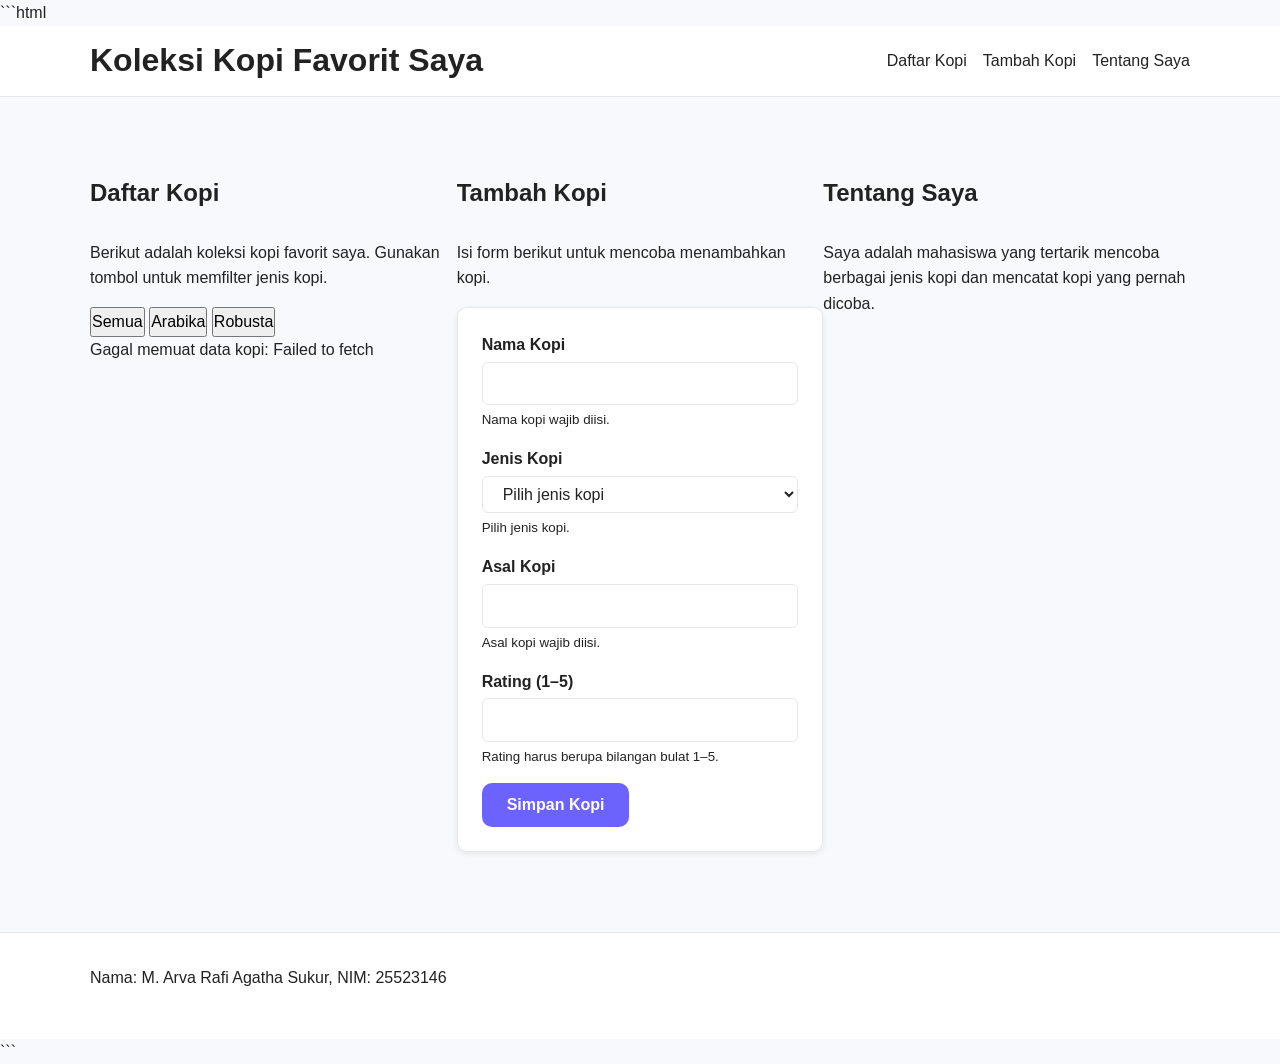
<file: profil.html>
```html
<!DOCTYPE html>
<html lang="id">
<head>
    <meta charset="utf-8">
    <meta name="viewport" content="width=device-width, initial-scale=1.0">
    <title>Koleksi Kopi Favorit Saya</title>

    <link rel="stylesheet" href="tokens.css">
    <link rel="stylesheet" href="base.css">
    <link rel="stylesheet" href="layout.css">
    <link rel="stylesheet" href="komponen.css">
    <link rel="stylesheet" href="tema.css">

    <script type="module" src="js/app.js"></script>
</head>

<body class="page">

    <header class="header">
        <div class="container header-inner">
            <h1>Koleksi Kopi Favorit Saya</h1>

            <nav class="nav" aria-label="Navigasi utama">
                <ul class="nav-list">
                    <li><a href="#daftar-kopi">Daftar Kopi</a></li>
                    <li><a href="#tambah-kopi">Tambah Kopi</a></li>
                    <li><a href="#tentang-saya">Tentang Saya</a></li>
                </ul>
            </nav>
        </div>
    </header>

    <main class="main-content">
        <div class="container">

            <section id="daftar-kopi" class="section">
                <div class="section-header">
                    <h2>Daftar Kopi</h2>
                </div>

                <p>
                    Berikut adalah koleksi kopi favorit saya.
                    Gunakan tombol untuk memfilter jenis kopi.
                </p>

                <div id="filter-kopi" class="filter-group">
                    <button type="button" data-filter="semua"
                        aria-pressed="true">Semua</button>

                    <button type="button" data-filter="Arabika"
                        aria-pressed="false">Arabika</button>

                    <button type="button" data-filter="Robusta"
                        aria-pressed="false">Robusta</button>
                </div>

                <div id="daftar-kopi-container" class="grid-2"></div>

                <p id="pesan-kosong" hidden>
                    Tidak ada kopi dalam kategori ini.
                </p>
            </section>

            <section id="tambah-kopi" class="section">
                <div class="section-header">
                    <h2>Tambah Kopi</h2>
                </div>

                <p>Isi form berikut untuk mencoba menambahkan kopi.</p>

                <form id="form-kopi" class="card" novalidate>
                    <div class="form-group">
                        <label class="form-label" for="nama-kopi">
                            Nama Kopi
                        </label>
                        <input class="form-control" type="text"
                            id="nama-kopi" name="nama-kopi" required>
                        <small id="error-nama" class="error-message"></small>
                    </div>

                    <div class="form-group">
                        <label class="form-label" for="jenis-kopi">
                            Jenis Kopi
                        </label>
                        <select class="form-control" id="jenis-kopi"
                            name="jenis-kopi" required>
                            <option value="">Pilih jenis kopi</option>
                            <option value="Arabika">Arabika</option>
                            <option value="Robusta">Robusta</option>
                        </select>
                        <small id="error-jenis" class="error-message"></small>
                    </div>

                    <div class="form-group">
                        <label class="form-label" for="asal-kopi">
                            Asal Kopi
                        </label>
                        <input class="form-control" type="text"
                            id="asal-kopi" name="asal-kopi" required>
                        <small id="error-asal" class="error-message"></small>
                    </div>

                    <div class="form-group">
                        <label class="form-label" for="rating">
                            Rating (1–5)
                        </label>
                        <input class="form-control" type="number"
                            id="rating" name="rating" min="1" max="5"
                            step="1" required>
                        <small id="error-rating" class="error-message"></small>
                    </div>

                    <button class="btn btn-primary" id="tombol-simpan"
                        type="submit" disabled>
                        Simpan Kopi
                    </button>
                </form>
            </section>

            <section id="tentang-saya" class="section">
                <div class="section-header">
                    <h2>Tentang Saya</h2>
                </div>

                <p>
                    Saya adalah mahasiswa yang tertarik mencoba berbagai
                    jenis kopi dan mencatat kopi yang pernah dicoba.
                </p>
            </section>

        </div>
    </main>

    <footer class="footer">
        <div class="container">
            <p>Nama: M. Arva Rafi Agatha Sukur, NIM: 25523146</p>
        </div>
    </footer>

</body>
</html>
```
</file>
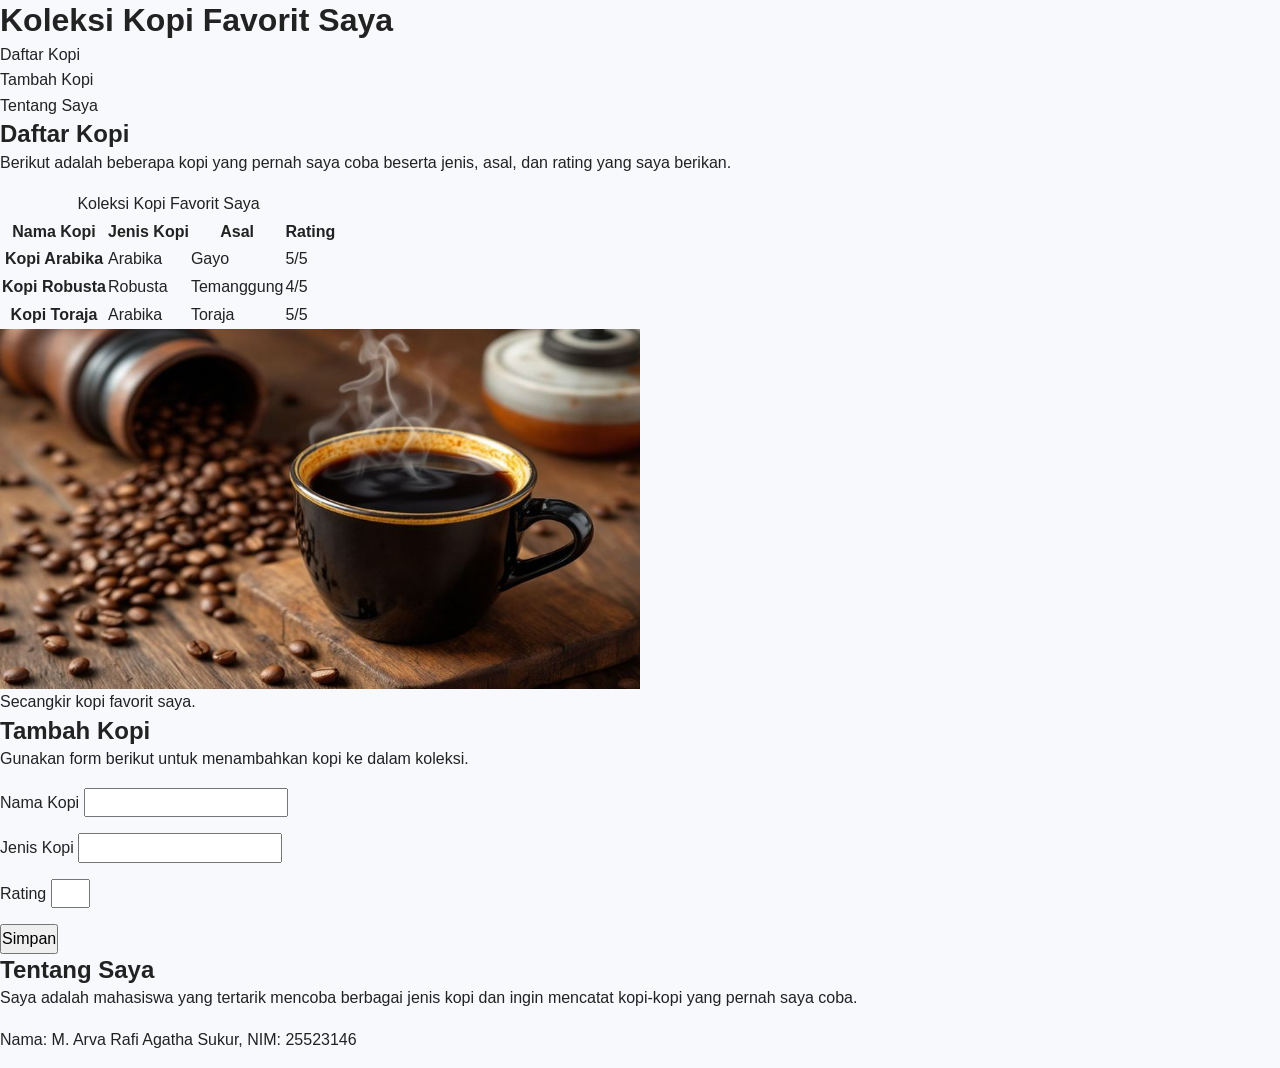
<file: worksheet-p3/profil.html>
<!DOCTYPE html>
<html lang="id">
<head>
    <meta charset="utf-8">
    <meta name="viewport" content="width=device-width, initial-scale=1.0">
    <title>Koleksi Kopi Favorit Saya</title>

    <link rel="stylesheet" href="../worksheet-p4/tokens.css">
    <link rel="stylesheet" href="../worksheet-p4/base.css">
    <link rel="stylesheet" href="../worksheet-p4/layout.css">
    <link rel="stylesheet" href="../worksheet-p4/komponen.css">
    <link rel="stylesheet" href="../worksheet-p4/tema.css">
</head>

<body>

    <header>
        <h1>Koleksi Kopi Favorit Saya</h1>

        <nav aria-label="Navigasi utama">
            <ul>
                <li><a href="#daftar-kopi">Daftar Kopi</a></li>
                <li><a href="#tambah-kopi">Tambah Kopi</a></li>
                <li><a href="#tentang-saya">Tentang Saya</a></li>
            </ul>
        </nav>
    </header>

    <main>

        <section id="daftar-kopi">
            <h2>Daftar Kopi</h2>

            <p>
                Berikut adalah beberapa kopi yang pernah saya coba
                beserta jenis, asal, dan rating yang saya berikan.
            </p>

            <table>
                <caption>Koleksi Kopi Favorit Saya</caption>

                <thead>
                    <tr>
                        <th scope="col">Nama Kopi</th>
                        <th scope="col">Jenis Kopi</th>
                        <th scope="col">Asal</th>
                        <th scope="col">Rating</th>
                    </tr>
                </thead>

                <tbody>
                    <tr>
                        <th scope="row">Kopi Arabika</th>
                        <td>Arabika</td>
                        <td>Gayo</td>
                        <td>5/5</td>
                    </tr>

                    <tr>
                        <th scope="row">Kopi Robusta</th>
                        <td>Robusta</td>
                        <td>Temanggung</td>
                        <td>4/5</td>
                    </tr>

                    <tr>
                        <th scope="row">Kopi Toraja</th>
                        <td>Arabika</td>
                        <td>Toraja</td>
                        <td>5/5</td>
                    </tr>
                </tbody>
            </table>

            <figure>
    <img
        src="Kopi-Pahit-from-Yogyakarta-Indonesia.jpeg"
        alt="Secangkir kopi yang disajikan di atas meja"
        width="640"
        height="360"
        loading="lazy"
    >
    <figcaption>Secangkir kopi favorit saya.</figcaption>
</figure>

        </section>


        <section id="tambah-kopi">
            <h2>Tambah Kopi</h2>

            <p>
                Gunakan form berikut untuk menambahkan kopi ke dalam koleksi.
            </p>

            <form action="/simpan" method="post">

                <p>
                    <label for="nama-kopi">Nama Kopi</label>
                    <input
                        type="text"
                        id="nama-kopi"
                        name="nama-kopi"
                        required
                    >
                </p>

                <p>
                    <label for="jenis-kopi">Jenis Kopi</label>
                    <input
                        type="text"
                        id="jenis-kopi"
                        name="jenis-kopi"
                        required
                    >
                </p>

                <p>
                    <label for="rating">Rating</label>
                    <input
                        type="number"
                        id="rating"
                        name="rating"
                        min="1"
                        max="5"
                        required
                    >
                </p>

                <button type="submit">Simpan</button>

            </form>
        </section>


        <section id="tentang-saya">
            <h2>Tentang Saya</h2>

            <p>
                Saya adalah mahasiswa yang tertarik mencoba berbagai jenis
                kopi dan ingin mencatat kopi-kopi yang pernah saya coba.
            </p>
        </section>

    </main>


    <footer>
        <p>Nama: M. Arva Rafi Agatha Sukur, NIM: 25523146 </p>
    </footer>

</body>
</html>
</file>
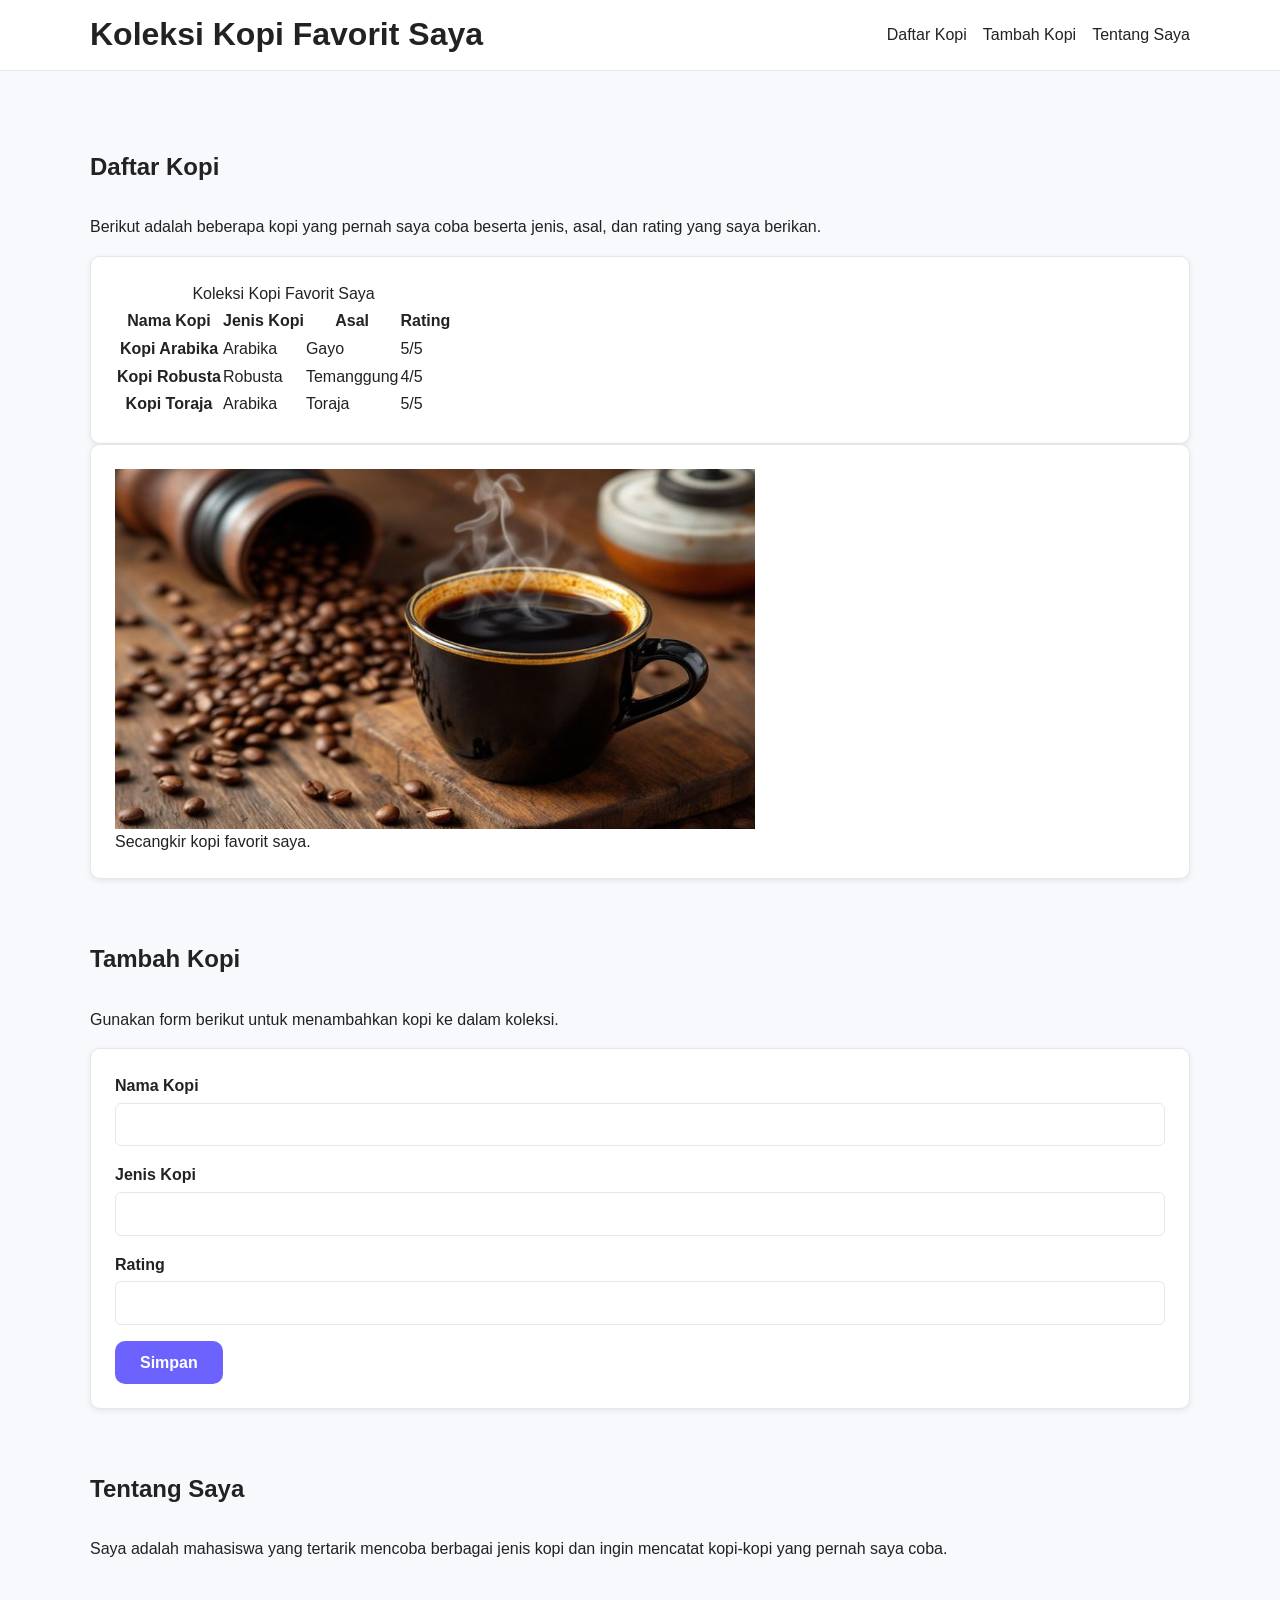
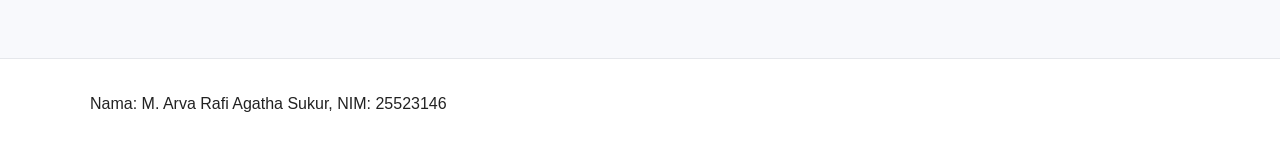
<file: worksheet-p4/profil.html>
<!DOCTYPE html>
<html lang="id">
<head>
    <meta charset="utf-8">
    <meta name="viewport" content="width=device-width, initial-scale=1.0">
    <title>Koleksi Kopi Favorit Saya</title>

    <link rel="stylesheet" href="tokens.css">
    <link rel="stylesheet" href="base.css">
    <link rel="stylesheet" href="layout.css">
    <link rel="stylesheet" href="komponen.css">
    <link rel="stylesheet" href="tema.css">
</head>

<body class="page">

    <header class="header">
        <div class="container header-inner">
            <h1>Koleksi Kopi Favorit Saya</h1>

            <nav class="nav" aria-label="Navigasi utama">
                <ul class="nav-list">
                    <li><a href="#daftar-kopi">Daftar Kopi</a></li>
                    <li><a href="#tambah-kopi">Tambah Kopi</a></li>
                    <li><a href="#tentang-saya">Tentang Saya</a></li>
                </ul>
            </nav>
        </div>
    </header>

    <main class="main-content">
        <div class="container">
            <section id="daftar-kopi" class="section">
                <div class="section-header">
                    <h2>Daftar Kopi</h2>
                </div>

                <p>
                    Berikut adalah beberapa kopi yang pernah saya coba
                    beserta jenis, asal, dan rating yang saya berikan.
                </p>

                <div class="card">
                    <table>
                        <caption>Koleksi Kopi Favorit Saya</caption>

                        <thead>
                            <tr>
                                <th scope="col">Nama Kopi</th>
                                <th scope="col">Jenis Kopi</th>
                                <th scope="col">Asal</th>
                                <th scope="col">Rating</th>
                            </tr>
                        </thead>

                        <tbody>
                            <tr>
                                <th scope="row">Kopi Arabika</th>
                                <td>Arabika</td>
                                <td>Gayo</td>
                                <td>5/5</td>
                            </tr>

                            <tr>
                                <th scope="row">Kopi Robusta</th>
                                <td>Robusta</td>
                                <td>Temanggung</td>
                                <td>4/5</td>
                            </tr>

                            <tr>
                                <th scope="row">Kopi Toraja</th>
                                <td>Arabika</td>
                                <td>Toraja</td>
                                <td>5/5</td>
                            </tr>
                        </tbody>
                    </table>
                </div>

                <figure class="card">
                    <img
                        src="Kopi-Pahit-from-Yogyakarta-Indonesia.jpeg"
                        alt="Secangkir kopi yang disajikan di atas meja"
                        width="640"
                        height="360"
                        loading="lazy"
                    >
                    <figcaption>Secangkir kopi favorit saya.</figcaption>
                </figure>
            </section>

            <section id="tambah-kopi" class="section">
                <div class="section-header">
                    <h2>Tambah Kopi</h2>
                </div>

                <p>
                    Gunakan form berikut untuk menambahkan kopi ke dalam koleksi.
                </p>

                <form class="card" action="/simpan" method="post">
                    <div class="form-group">
                        <label class="form-label" for="nama-kopi">Nama Kopi</label>
                        <input
                            class="form-control"
                            type="text"
                            id="nama-kopi"
                            name="nama-kopi"
                            required
                        >
                    </div>

                    <div class="form-group">
                        <label class="form-label" for="jenis-kopi">Jenis Kopi</label>
                        <input
                            class="form-control"
                            type="text"
                            id="jenis-kopi"
                            name="jenis-kopi"
                            required
                        >
                    </div>

                    <div class="form-group">
                        <label class="form-label" for="rating">Rating</label>
                        <input
                            class="form-control"
                            type="number"
                            id="rating"
                            name="rating"
                            min="1"
                            max="5"
                            required
                        >
                    </div>

                    <button class="btn btn-primary" type="submit">Simpan</button>
                </form>
            </section>

            <section id="tentang-saya" class="section">
                <div class="section-header">
                    <h2>Tentang Saya</h2>
                </div>

                <p>
                    Saya adalah mahasiswa yang tertarik mencoba berbagai jenis
                    kopi dan ingin mencatat kopi-kopi yang pernah saya coba.
                </p>
            </section>
        </div>
    </main>

    <footer class="footer">
        <div class="container">
            <p>Nama: M. Arva Rafi Agatha Sukur, NIM: 25523146 </p>
        </div>
    </footer>

</body>
</html>
</file>
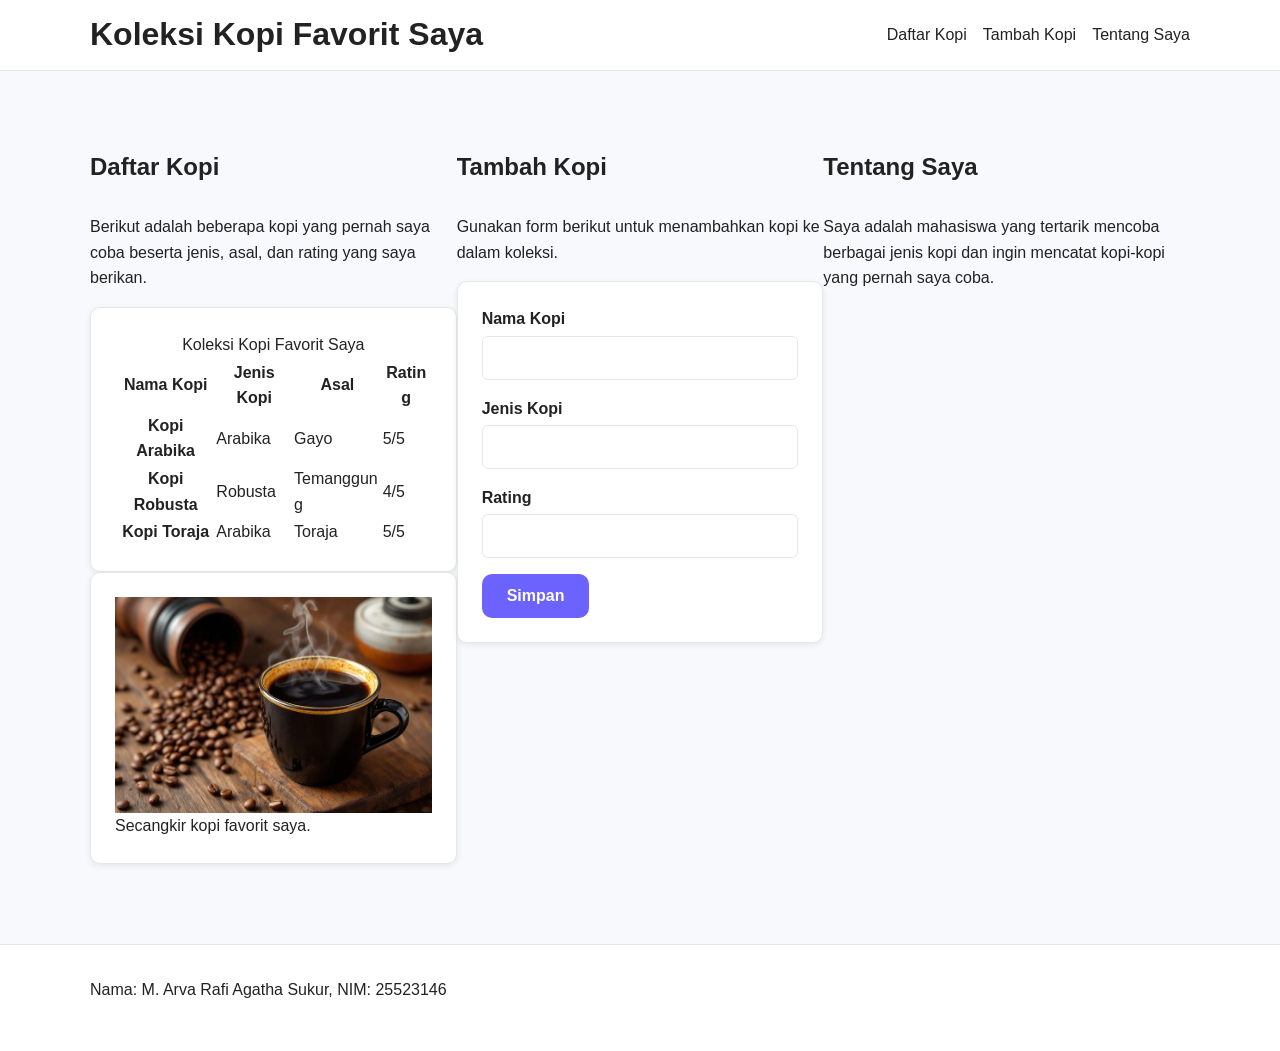
<file: worksheet-p6/profil.html>
<!DOCTYPE html>
<html lang="id">
<head>
    <meta charset="utf-8">
    <meta name="viewport" content="width=device-width, initial-scale=1.0">
    <title>Koleksi Kopi Favorit Saya</title>
    
    <link rel="stylesheet" href="tokens.css">
    <link rel="stylesheet" href="base.css">
    <link rel="stylesheet" href="layout.css">
    <link rel="stylesheet" href="komponen.css">
    <link rel="stylesheet" href="tema.css">
    <link rel="stylesheet" href="responsif.css">
</head>

<body class="page">

    <header class="header">
        <div class="container header-inner">
            <h1>Koleksi Kopi Favorit Saya</h1>

            <nav class="nav" aria-label="Navigasi utama">
                <ul class="nav-list">
                    <li><a href="#daftar-kopi">Daftar Kopi</a></li>
                    <li><a href="#tambah-kopi">Tambah Kopi</a></li>
                    <li><a href="#tentang-saya">Tentang Saya</a></li>
                </ul>
            </nav>
        </div>
    </header>

    <main class="main-content">
        <div class="container">

            <section id="daftar-kopi" class="section">
                <div class="section-header">
                    <h2>Daftar Kopi</h2>
                </div>

                <p>
                    Berikut adalah beberapa kopi yang pernah saya coba
                    beserta jenis, asal, dan rating yang saya berikan.
                </p>

                <div class="card">
                    <div class="table-wrap">
                        <table>
                            <caption>Koleksi Kopi Favorit Saya</caption>

                            <thead>
                                <tr>
                                    <th scope="col">Nama Kopi</th>
                                    <th scope="col">Jenis Kopi</th>
                                    <th scope="col">Asal</th>
                                    <th scope="col">Rating</th>
                                </tr>
                            </thead>

                            <tbody>
                                <tr>
                                    <th scope="row">Kopi Arabika</th>
                                    <td>Arabika</td>
                                    <td>Gayo</td>
                                    <td>5/5</td>
                                </tr>

                                <tr>
                                    <th scope="row">Kopi Robusta</th>
                                    <td>Robusta</td>
                                    <td>Temanggung</td>
                                    <td>4/5</td>
                                </tr>

                                <tr>
                                    <th scope="row">Kopi Toraja</th>
                                    <td>Arabika</td>
                                    <td>Toraja</td>
                                    <td>5/5</td>
                                </tr>
                            </tbody>
                        </table>
                    </div>
                </div>

                <figure class="card">
                    <img
                        src="Kopi-Pahit-from-Yogyakarta-Indonesia.jpeg"
                        alt="Secangkir kopi yang disajikan di atas meja"
                        width="640"
                        height="360"
                        loading="lazy"
                    >
                    <figcaption>Secangkir kopi favorit saya.</figcaption>
                </figure>
            </section>

            <section id="tambah-kopi" class="section">
                <div class="section-header">
                    <h2>Tambah Kopi</h2>
                </div>

                <p>
                    Gunakan form berikut untuk menambahkan kopi ke dalam koleksi.
                </p>

                <form class="card" action="/simpan" method="post">
                    <div class="form-group">
                        <label class="form-label" for="nama-kopi">Nama Kopi</label>
                        <input
                            class="form-control"
                            type="text"
                            id="nama-kopi"
                            name="nama-kopi"
                            required
                        >
                    </div>

                    <div class="form-group">
                        <label class="form-label" for="jenis-kopi">Jenis Kopi</label>
                        <input
                            class="form-control"
                            type="text"
                            id="jenis-kopi"
                            name="jenis-kopi"
                            required
                        >
                    </div>

                    <div class="form-group">
                        <label class="form-label" for="rating">Rating</label>
                        <input
                            class="form-control"
                            type="number"
                            id="rating"
                            name="rating"
                            min="1"
                            max="5"
                            required
                        >
                    </div>

                    <button class="btn btn-primary" type="submit">Simpan</button>
                </form>
            </section>

            <section id="tentang-saya" class="section">
                <div class="section-header">
                    <h2>Tentang Saya</h2>
                </div>

                <p>
                    Saya adalah mahasiswa yang tertarik mencoba berbagai jenis
                    kopi dan ingin mencatat kopi-kopi yang pernah saya coba.
                </p>
            </section>

        </div>
    </main>

    <footer class="footer">
        <div class="container">
            <p>Nama: M. Arva Rafi Agatha Sukur, NIM: 25523146</p>
        </div>
    </footer>

</body>
</html>
</file>
<file: tokens.css>
:root {
  --color-primary: #6c63ff;
  --color-primary-dark: #5148d9;
  --color-secondary: #ffb6c1;

  --color-background: #f8f9fc;
  --color-surface: #ffffff;
  --color-text: #222222;
  --color-text-muted: #6b7280;
  --color-border: #e5e7eb;

  --color-success: #22c55e;
  --color-warning: #f59e0b;
  --color-danger: #ef4444;

  --font-family: Arial, Helvetica, sans-serif;
  --font-size-sm: 0.875rem;
  --font-size-md: 1rem;
  --font-size-lg: 1.25rem;
  --font-size-xl: 1.75rem;
  --font-size-xxl: 2.25rem;

  --space-xs: 4px;
  --space-sm: 8px;
  --space-md: 16px;
  --space-lg: 24px;
  --space-xl: 32px;
  --space-xxl: 48px;

  --radius-sm: 6px;
  --radius-md: 10px;
  --radius-lg: 16px;
  --radius-full: 999px;

  --shadow-sm: 0 2px 6px rgba(0, 0, 0, 0.08);
  --shadow-md: 0 4px 12px rgba(0, 0, 0, 0.12);

  --container-width: 1100px;
}
</file>
<file: base.css>
* {
    box-sizing: border-box;
    margin: 0;
    padding: 0;
}

html {
    scroll-behavior: smooth;
}

body {
    background-color: var(--color-background);
    color: var(--color-text);
    font-family: var(--font-family);
    font-size: var(--font-size-md);
    line-height: 1.6;
}

img {
    max-width: 100%;
    display: block;
}

a {
    color: inherit;
    text-decoration: none;
}

button,
input,
textarea,
select {
    font: inherit;
}

button {
    cursor: pointer;
}

ul,
ol {
    list-style: none;
}

h1,
h2,
h3,
h4,
h5,
h6 {
    line-height: 1.3;
}

p {
    margin-bottom: var(--space-md);
}
</file>
<file: layout.css>
.container {
    width: min(100% - 32px, var(--container-width));
    margin-inline: auto;
}

.page {
    display: grid;
    grid-template-rows: auto 1fr auto;
    min-height: 100dvh;
}

.header {
    width: 100%;
    background-color: var(--color-surface);
    border-bottom: 1px solid var(--color-border);
}

.header-inner {
    min-height: 70px;
    display: flex;
    align-items: center;
    justify-content: space-between;
    gap: var(--space-lg);
}

.navbar {
    display: flex;
    gap: var(--space-4);
    align-items: center;
}

.nav {
    display: flex;
    align-items: center;
}

.nav-list {
    display: flex;
    align-items: center;
    gap: var(--space-md);
}

.main-content {
    padding-block: var(--space-xxl);
}

.main-content > .container {
    display: grid;
    grid-template-columns: repeat(auto-fit, minmax(16rem, 1fr));
    gap: var(--space-4);
}

.section {
    padding-block: var(--space-xl);
}

.section-header {
    margin-bottom: var(--space-xl);
}

.grid {
    display: grid;
    gap: var(--space-lg);
}

.grid-2 {
    grid-template-columns: repeat(2, 1fr);
}

.grid-3 {
    grid-template-columns: repeat(3, 1fr);
}

.footer {
    margin-top: auto;
    padding-block: var(--space-xl);
    background-color: var(--color-surface);
    border-top: 1px solid var(--color-border);
}

@media (max-width: 768px) {
    .container {
        width: min(100% - 24px, var(--container-width));
    }

    .header-inner {
        flex-direction: column;
        align-items: flex-start;
        padding-block: var(--space-md);
    }

    .nav-list {
        flex-wrap: wrap;
    }

    .grid-2,
    .grid-3 {
        grid-template-columns: 1fr;
    }

    .main-content {
        padding-block: var(--space-xl);
    }
}
</file>
<file: komponen.css>
.card {
    background-color: var(--color-surface);
    border: 1px solid var(--color-border);
    border-radius: var(--radius-md);
    padding: var(--space-lg);
    box-shadow: var(--shadow-sm);
}

.card-title {
    margin-bottom: var(--space-sm);
    font-size: var(--font-size-lg);
}

.card-text {
    color: var(--color-text-muted);
}

.btn {
    display: inline-flex;
    align-items: center;
    justify-content: center;
    gap: var(--space-sm);
    padding: var(--space-sm) var(--space-lg);
    border: 1px solid transparent;
    border-radius: var(--radius-md);
    font-weight: 600;
    transition: 0.2s ease;
}

.btn-primary {
    background-color: var(--color-primary);
    color: white;
}

.btn-primary:hover {
    background-color: var(--color-primary-dark);
}

.btn-secondary {
    background-color: var(--color-secondary);
    color: var(--color-text);
}

.btn-outline {
    background-color: transparent;
    border-color: var(--color-border);
    color: var(--color-text);
}

.btn-outline:hover {
    background-color: var(--color-background);
}

.badge {
    display: inline-block;
    padding: 4px 10px;
    border-radius: var(--radius-full);
    background-color: var(--color-primary);
    color: white;
    font-size: var(--font-size-sm);
    font-weight: 600;
}

.form-group {
    display: flex;
    flex-direction: column;
    gap: var(--space-xs);
    margin-bottom: var(--space-md);
}

.form-label {
    font-weight: 600;
}

.form-control {
    width: 100%;
    padding: var(--space-sm) var(--space-md);
    border: 1px solid var(--color-border);
    border-radius: var(--radius-sm);
    background-color: var(--color-surface);
    color: var(--color-text);
    outline: none;
}

.form-control:focus {
    border-color: var(--color-primary);
}

.alert {
    padding: var(--space-md);
    border-radius: var(--radius-md);
    background-color: var(--color-background);
    border: 1px solid var(--color-border);
}

.alert-success {
    border-color: var(--color-success);
}

.alert-warning {
    border-color: var(--color-warning);
}

.alert-danger {
    border-color: var(--color-danger);
}

.avatar {
    width: 48px;
    height: 48px;
    border-radius: var(--radius-full);
    object-fit: cover;
}
</file>
<file: tema.css>
body {
  background-color: var(--color-background);
  color: var(--color-text);
  font-family: var(--font-family);
}
</file>
<file: worksheet-p4/tokens.css>
:root {
  --color-primary: #6c63ff;
  --color-primary-dark: #5148d9;
  --color-secondary: #ffb6c1;

  --color-background: #f8f9fc;
  --color-surface: #ffffff;
  --color-text: #222222;
  --color-text-muted: #6b7280;
  --color-border: #e5e7eb;

  --color-success: #22c55e;
  --color-warning: #f59e0b;
  --color-danger: #ef4444;

  --font-family: Arial, Helvetica, sans-serif;
  --font-size-sm: 0.875rem;
  --font-size-md: 1rem;
  --font-size-lg: 1.25rem;
  --font-size-xl: 1.75rem;
  --font-size-xxl: 2.25rem;

  --space-xs: 4px;
  --space-sm: 8px;
  --space-md: 16px;
  --space-lg: 24px;
  --space-xl: 32px;
  --space-xxl: 48px;

  --radius-sm: 6px;
  --radius-md: 10px;
  --radius-lg: 16px;
  --radius-full: 999px;

  --shadow-sm: 0 2px 6px rgba(0, 0, 0, 0.08);
  --shadow-md: 0 4px 12px rgba(0, 0, 0, 0.12);

  --container-width: 1100px;
}
</file>
<file: worksheet-p4/base.css>
* {
    box-sizing: border-box;
    margin: 0;
    padding: 0;
}

html {
    scroll-behavior: smooth;
}

body {
    background-color: var(--color-background);
    color: var(--color-text);
    font-family: var(--font-family);
    font-size: var(--font-size-md);
    line-height: 1.6;
}

img {
    max-width: 100%;
    display: block;
}

a {
    color: inherit;
    text-decoration: none;
}

button,
input,
textarea,
select {
    font: inherit;
}

button {
    cursor: pointer;
}

ul,
ol {
    list-style: none;
}

h1,
h2,
h3,
h4,
h5,
h6 {
    line-height: 1.3;
}

p {
    margin-bottom: var(--space-md);
}
</file>
<file: worksheet-p4/layout.css>
.container {
    width: min(100% - 32px, var(--container-width));
    margin-inline: auto;
}

.page {
    min-height: 100vh;
    display: flex;
    flex-direction: column;
}

main {
    flex: 1;
}

.header {
    width: 100%;
    background-color: var(--color-surface);
    border-bottom: 1px solid var(--color-border);
}

.header-inner {
    min-height: 70px;
    display: flex;
    align-items: center;
    justify-content: space-between;
    gap: var(--space-lg);
}

.nav {
    display: flex;
    align-items: center;
    gap: var(--space-lg);
}

.nav-list {
    display: flex;
    align-items: center;
    gap: var(--space-md);
}

.main-content {
    padding-block: var(--space-xxl);
}

.section {
    padding-block: var(--space-xl);
}

.section-header {
    margin-bottom: var(--space-xl);
}

.grid {
    display: grid;
    gap: var(--space-lg);
}

.grid-2 {
    grid-template-columns: repeat(2, 1fr);
}

.grid-3 {
    grid-template-columns: repeat(3, 1fr);
}

.footer {
    margin-top: auto;
    padding-block: var(--space-xl);
    background-color: var(--color-surface);
    border-top: 1px solid var(--color-border);
}

@media (max-width: 768px) {
    .container {
        width: min(100% - 24px, var(--container-width));
    }

    .header-inner {
        flex-direction: column;
        align-items: flex-start;
        padding-block: var(--space-md);
    }

    .nav-list {
        flex-wrap: wrap;
    }

    .grid-2,
    .grid-3 {
        grid-template-columns: 1fr;
    }

    .main-content {
        padding-block: var(--space-xl);
    }
}
</file>
<file: worksheet-p4/komponen.css>
.card {
    background-color: var(--color-surface);
    border: 1px solid var(--color-border);
    border-radius: var(--radius-md);
    padding: var(--space-lg);
    box-shadow: var(--shadow-sm);
}

.card-title {
    margin-bottom: var(--space-sm);
    font-size: var(--font-size-lg);
}

.card-text {
    color: var(--color-text-muted);
}

.btn {
    display: inline-flex;
    align-items: center;
    justify-content: center;
    gap: var(--space-sm);
    padding: var(--space-sm) var(--space-lg);
    border: 1px solid transparent;
    border-radius: var(--radius-md);
    font-weight: 600;
    transition: 0.2s ease;
}

.btn-primary {
    background-color: var(--color-primary);
    color: white;
}

.btn-primary:hover {
    background-color: var(--color-primary-dark);
}

.btn-secondary {
    background-color: var(--color-secondary);
    color: var(--color-text);
}

.btn-outline {
    background-color: transparent;
    border-color: var(--color-border);
    color: var(--color-text);
}

.btn-outline:hover {
    background-color: var(--color-background);
}

.badge {
    display: inline-block;
    padding: 4px 10px;
    border-radius: var(--radius-full);
    background-color: var(--color-primary);
    color: white;
    font-size: var(--font-size-sm);
    font-weight: 600;
}

.form-group {
    display: flex;
    flex-direction: column;
    gap: var(--space-xs);
    margin-bottom: var(--space-md);
}

.form-label {
    font-weight: 600;
}

.form-control {
    width: 100%;
    padding: var(--space-sm) var(--space-md);
    border: 1px solid var(--color-border);
    border-radius: var(--radius-sm);
    background-color: var(--color-surface);
    color: var(--color-text);
    outline: none;
}

.form-control:focus {
    border-color: var(--color-primary);
}

.alert {
    padding: var(--space-md);
    border-radius: var(--radius-md);
    background-color: var(--color-background);
    border: 1px solid var(--color-border);
}

.alert-success {
    border-color: var(--color-success);
}

.alert-warning {
    border-color: var(--color-warning);
}

.alert-danger {
    border-color: var(--color-danger);
}

.avatar {
    width: 48px;
    height: 48px;
    border-radius: var(--radius-full);
    object-fit: cover;
}
</file>
<file: worksheet-p4/tema.css>
body {
  background-color: var(--color-background);
  color: var(--color-text);
  font-family: var(--font-family);
}
</file>
<file: worksheet-p6/tokens.css>
:root {
  --color-primary: #6c63ff;
  --color-primary-dark: #5148d9;
  --color-secondary: #ffb6c1;

  --color-background: #f8f9fc;
  --color-surface: #ffffff;
  --color-text: #222222;
  --color-text-muted: #6b7280;
  --color-border: #e5e7eb;

  --color-success: #22c55e;
  --color-warning: #f59e0b;
  --color-danger: #ef4444;

  --font-family: Arial, Helvetica, sans-serif;
  --font-size-sm: 0.875rem;
  --font-size-md: 1rem;
  --font-size-lg: 1.25rem;
  --font-size-xl: 1.75rem;
  --font-size-xxl: 2.25rem;

  --space-xs: 4px;
  --space-sm: 8px;
  --space-md: 16px;
  --space-lg: 24px;
  --space-xl: 32px;
  --space-xxl: 48px;

  --radius-sm: 6px;
  --radius-md: 10px;
  --radius-lg: 16px;
  --radius-full: 999px;

  --shadow-sm: 0 2px 6px rgba(0, 0, 0, 0.08);
  --shadow-md: 0 4px 12px rgba(0, 0, 0, 0.12);

  --container-width: 1100px;
}
</file>
<file: worksheet-p6/base.css>
* {
    box-sizing: border-box;
    margin: 0;
    padding: 0;
}

html {
    scroll-behavior: smooth;
}

body {
    background-color: var(--color-background);
    color: var(--color-text);
    font-family: var(--font-family);
    font-size: var(--font-size-md);
    line-height: 1.6;
}

img {
    max-width: 100%;
    display: block;
}

a {
    color: inherit;
    text-decoration: none;
}

button,
input,
textarea,
select {
    font: inherit;
}

button {
    cursor: pointer;
}

ul,
ol {
    list-style: none;
}

h1,
h2,
h3,
h4,
h5,
h6 {
    line-height: 1.3;
}

p {
    margin-bottom: var(--space-md);
}
</file>
<file: worksheet-p6/layout.css>
.container {
    width: min(100% - 32px, var(--container-width));
    margin-inline: auto;
}

.page {
    display: grid;
    grid-template-rows: auto 1fr auto;
    min-height: 100dvh;
}

.header {
    width: 100%;
    background-color: var(--color-surface);
    border-bottom: 1px solid var(--color-border);
}

.header-inner {
    min-height: 70px;
    display: flex;
    align-items: center;
    justify-content: space-between;
    gap: var(--space-lg);
}

.navbar {
    display: flex;
    gap: var(--space-4);
    align-items: center;
}

.nav {
    display: flex;
    align-items: center;
}

.nav-list {
    display: flex;
    align-items: center;
    gap: var(--space-md);
}

.main-content {
    padding-block: var(--space-xxl);
}

.main-content > .container {
    display: grid;
    grid-template-columns: repeat(auto-fit, minmax(16rem, 1fr));
    gap: var(--space-4);
}

.section {
    padding-block: var(--space-xl);
}

.section-header {
    margin-bottom: var(--space-xl);
}

.grid {
    display: grid;
    gap: var(--space-lg);
}

.grid-2 {
    grid-template-columns: repeat(2, 1fr);
}

.grid-3 {
    grid-template-columns: repeat(3, 1fr);
}

.footer {
    margin-top: auto;
    padding-block: var(--space-xl);
    background-color: var(--color-surface);
    border-top: 1px solid var(--color-border);
}

@media (max-width: 768px) {
    .container {
        width: min(100% - 24px, var(--container-width));
    }

    .header-inner {
        flex-direction: column;
        align-items: flex-start;
        padding-block: var(--space-md);
    }

    .nav-list {
        flex-wrap: wrap;
    }

    .grid-2,
    .grid-3 {
        grid-template-columns: 1fr;
    }

    .main-content {
        padding-block: var(--space-xl);
    }
}
</file>
<file: worksheet-p6/komponen.css>
.card {
    background-color: var(--color-surface);
    border: 1px solid var(--color-border);
    border-radius: var(--radius-md);
    padding: var(--space-lg);
    box-shadow: var(--shadow-sm);
}

.card-title {
    margin-bottom: var(--space-sm);
    font-size: var(--font-size-lg);
}

.card-text {
    color: var(--color-text-muted);
}

.btn {
    display: inline-flex;
    align-items: center;
    justify-content: center;
    gap: var(--space-sm);
    padding: var(--space-sm) var(--space-lg);
    border: 1px solid transparent;
    border-radius: var(--radius-md);
    font-weight: 600;
    transition: 0.2s ease;
}

.btn-primary {
    background-color: var(--color-primary);
    color: white;
}

.btn-primary:hover {
    background-color: var(--color-primary-dark);
}

.btn-secondary {
    background-color: var(--color-secondary);
    color: var(--color-text);
}

.btn-outline {
    background-color: transparent;
    border-color: var(--color-border);
    color: var(--color-text);
}

.btn-outline:hover {
    background-color: var(--color-background);
}

.badge {
    display: inline-block;
    padding: 4px 10px;
    border-radius: var(--radius-full);
    background-color: var(--color-primary);
    color: white;
    font-size: var(--font-size-sm);
    font-weight: 600;
}

.form-group {
    display: flex;
    flex-direction: column;
    gap: var(--space-xs);
    margin-bottom: var(--space-md);
}

.form-label {
    font-weight: 600;
}

.form-control {
    width: 100%;
    padding: var(--space-sm) var(--space-md);
    border: 1px solid var(--color-border);
    border-radius: var(--radius-sm);
    background-color: var(--color-surface);
    color: var(--color-text);
    outline: none;
}

.form-control:focus {
    border-color: var(--color-primary);
}

.alert {
    padding: var(--space-md);
    border-radius: var(--radius-md);
    background-color: var(--color-background);
    border: 1px solid var(--color-border);
}

.alert-success {
    border-color: var(--color-success);
}

.alert-warning {
    border-color: var(--color-warning);
}

.alert-danger {
    border-color: var(--color-danger);
}

.avatar {
    width: 48px;
    height: 48px;
    border-radius: var(--radius-full);
    object-fit: cover;
}
</file>
<file: worksheet-p6/tema.css>
body {
  background-color: var(--color-background);
  color: var(--color-text);
  font-family: var(--font-family);
}
</file>
<file: worksheet-p6/responsif.css>
/* dasar: berlaku di semua lebar */
.main-content > .container {
    display: grid;
    grid-template-columns: 1fr;
    gap: var(--space-4);
}

.grid {
    display: grid;
    grid-template-columns: 1fr;
    gap: var(--space-4);
}

/* tablet: galeri dua kolom */
@media (min-width: 48rem) {
    .grid {
        grid-template-columns: repeat(2, 1fr);
    }
}

/* desktop: tiga kolom */
@media (min-width: 60rem) {
    .main-content > .container {
        grid-template-columns: repeat(3, 1fr);
    }

    .grid {
        grid-template-columns: repeat(3, 1fr);
    }
}

img {
    max-width: 100%;
    height: auto;
}

.table-wrap {
    overflow-x: auto;
}

p {
    font-size: 1rem;
    line-height: 1.6;
}

.main-content > .container {
    min-width: 0;
    overflow-wrap: anywhere;
}
</file>
